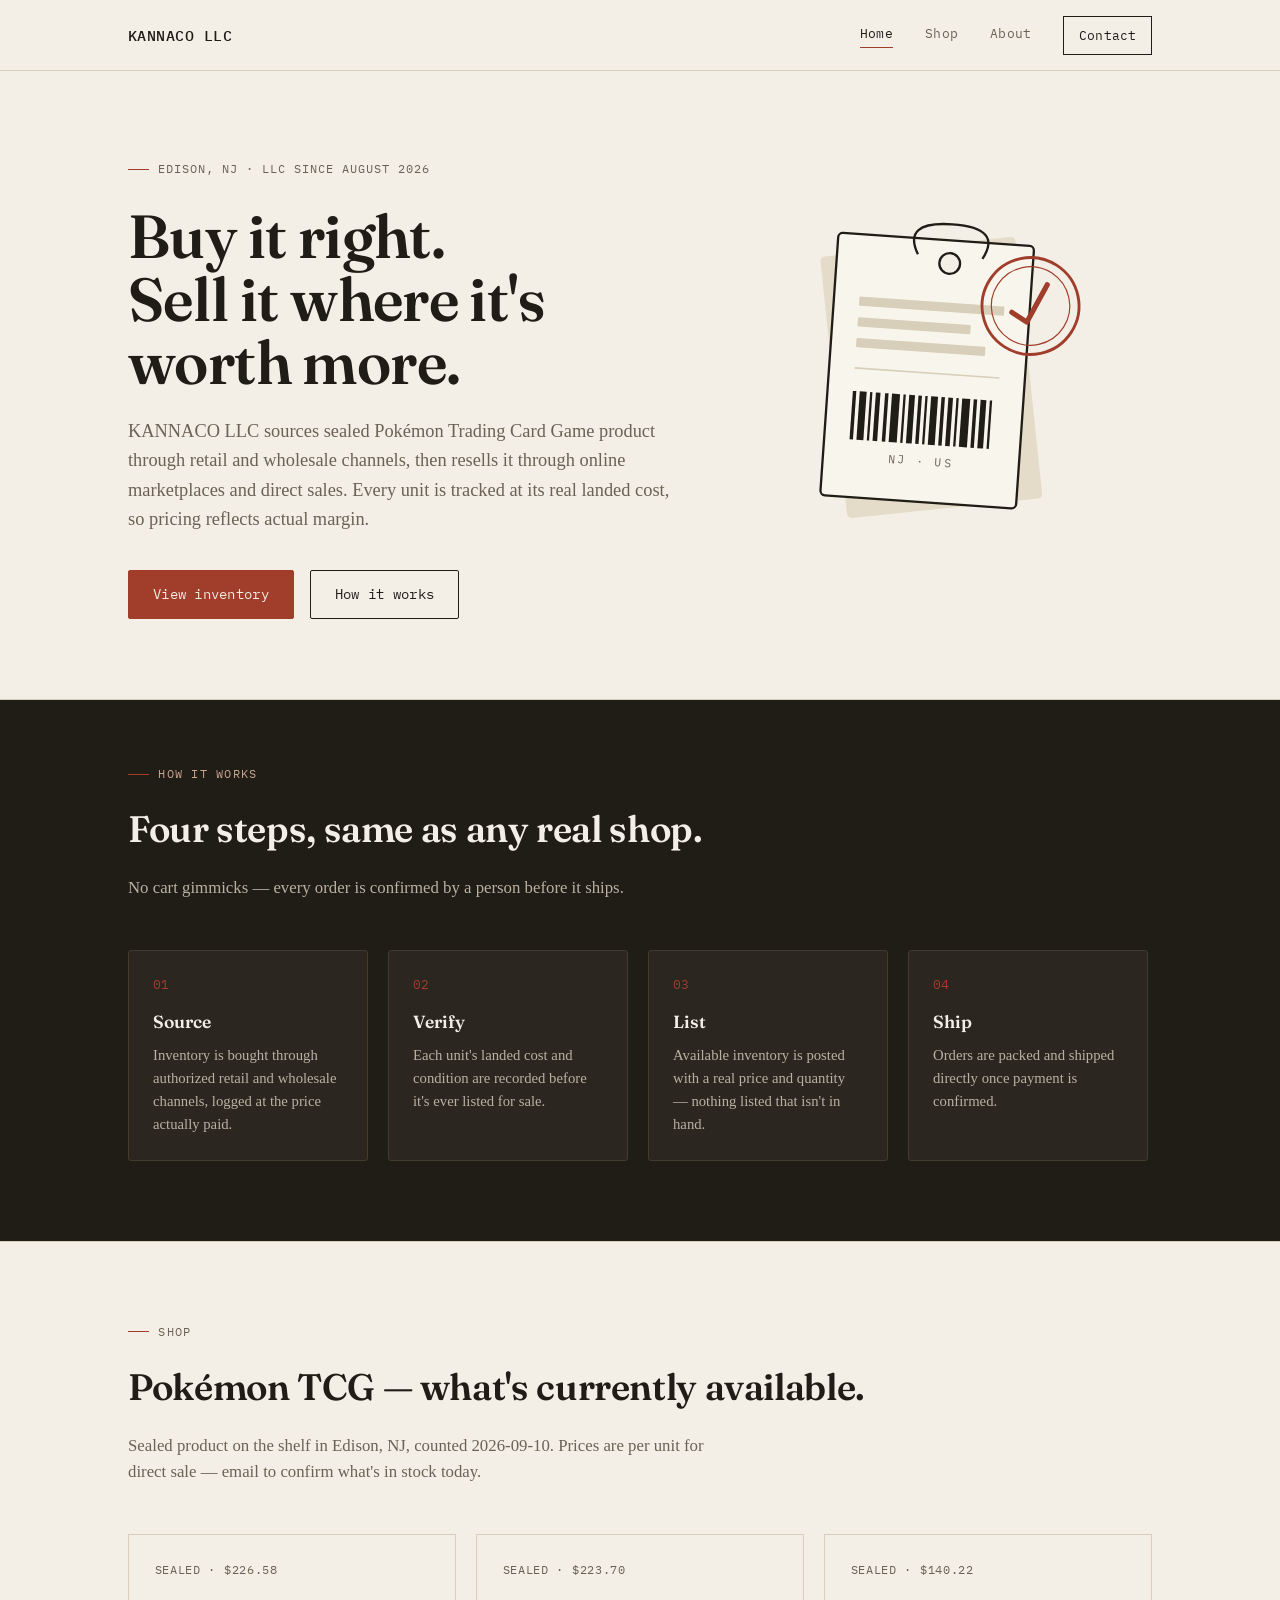
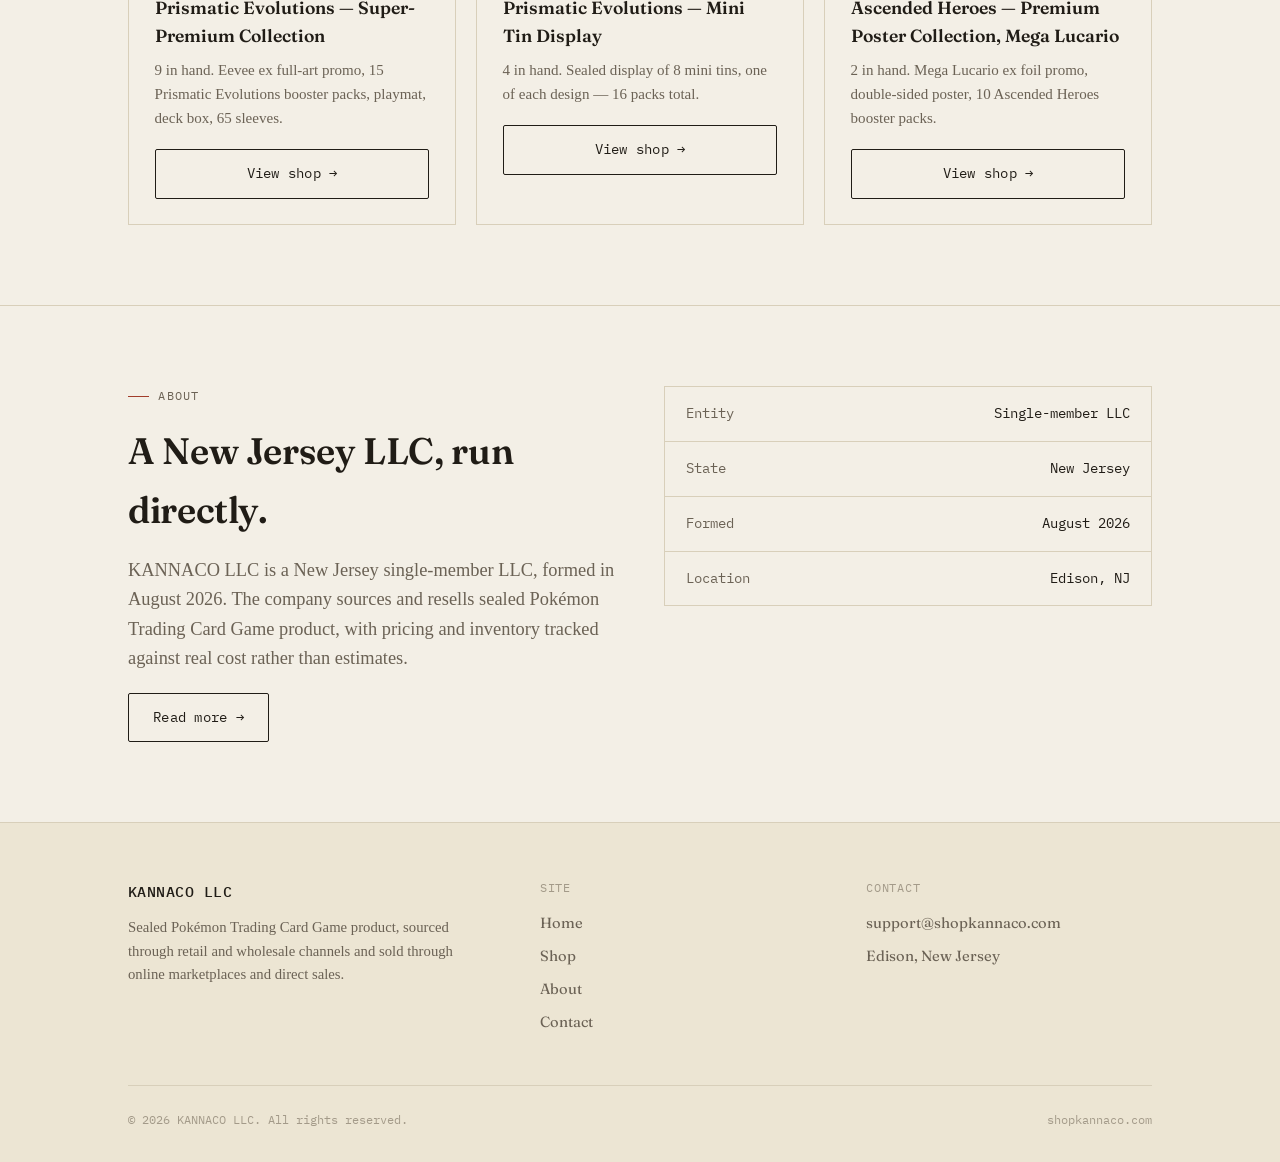
<file: index.html>
<!doctype html>
<html lang="en">
<head>
<meta charset="utf-8">
<meta name="viewport" content="width=device-width, initial-scale=1">
<title>KANNACO LLC</title>
<meta name="description" content="KANNACO LLC — sealed Pokémon Trading Card Game product, sourced and resold. Edison, New Jersey.">
<link rel="icon" href="data:image/svg+xml,%3Csvg xmlns='http://www.w3.org/2000/svg' viewBox='0 0 100 100'%3E%3Crect width='100' height='100' fill='%23f3efe6'/%3E%3Ccircle cx='50' cy='50' r='34' fill='none' stroke='%23a13d2b' stroke-width='5'/%3E%3Cpath d='M36 51 L46 61 L66 34' stroke='%23a13d2b' stroke-width='7' fill='none' stroke-linecap='round' stroke-linejoin='round'/%3E%3C/svg%3E">
<link rel="preconnect" href="https://fonts.googleapis.com">
<link rel="preconnect" href="https://fonts.gstatic.com" crossorigin>
<link href="https://fonts.googleapis.com/css2?family=Fraunces:opsz,wght@9..144,300..700&family=IBM+Plex+Mono:wght@400;500&display=swap" rel="stylesheet">
<link rel="stylesheet" href="site.css">
</head>
<body>

<header>
  <div class="wrap">
    <nav>
      <a class="brand" href="index.html">KANNACO LLC</a>
      <div class="navlinks">
        <a href="index.html">Home</a>
        <a href="shop.html">Shop</a>
        <a href="about.html">About</a>
        <a href="contact.html" class="cta">Contact</a>
      </div>
    </nav>
  </div>
</header>

<main>

  <section class="hero" style="border-top:none">
    <div class="wrap hero-grid">
      <div class="reveal is-visible">
        <span class="letterhead">Edison, NJ &middot; LLC since August 2026</span>
        <h1>Buy it right.<br>Sell it where it's worth more.</h1>
        <p class="lede">
          KANNACO LLC sources sealed Pok&eacute;mon Trading Card Game product through
          retail and wholesale channels, then resells it through online marketplaces
          and direct sales. Every unit is tracked at its real landed cost, so pricing
          reflects actual margin.
        </p>
        <div class="actions">
          <a class="btn btn-primary" href="shop.html">View inventory</a>
          <a class="btn btn-ghost" href="about.html">How it works</a>
        </div>
      </div>
      <div class="hero-art" aria-hidden="true">
        <svg viewBox="0 0 260 300" fill="none" xmlns="http://www.w3.org/2000/svg">
          <rect x="34" y="26" width="170" height="228" rx="4" transform="rotate(-6 119 140)" fill="#e4dcc8"/>
          <g transform="rotate(4 115 140)">
            <rect x="30" y="20" width="170" height="228" rx="4" fill="#f8f5ec" stroke="#201c16" stroke-width="2"/>
            <path d="M100 34 Q 84 6 128 6 Q 172 6 156 34" stroke="#201c16" stroke-width="2" fill="none"/>
            <circle cx="128" cy="40" r="9" fill="#f3efe6" stroke="#201c16" stroke-width="2"/>
            <rect x="52" y="74" width="126" height="8" rx="1" fill="#d8cfba"/>
            <rect x="52" y="92" width="98" height="8" rx="1" fill="#d8cfba"/>
            <rect x="52" y="110" width="112" height="8" rx="1" fill="#d8cfba"/>
            <line x1="52" y1="136" x2="178" y2="136" stroke="#d8cfba" stroke-width="1.5"/>
            <g fill="#201c16">
              <rect x="52" y="156" width="3" height="42"/>
              <rect x="58" y="156" width="6" height="42"/>
              <rect x="67" y="156" width="2" height="42"/>
              <rect x="72" y="156" width="4" height="42"/>
              <rect x="80" y="156" width="3" height="42"/>
              <rect x="86" y="156" width="7" height="42"/>
              <rect x="96" y="156" width="2" height="42"/>
              <rect x="101" y="156" width="5" height="42"/>
              <rect x="109" y="156" width="3" height="42"/>
              <rect x="115" y="156" width="2" height="42"/>
              <rect x="120" y="156" width="6" height="42"/>
              <rect x="129" y="156" width="3" height="42"/>
              <rect x="135" y="156" width="4" height="42"/>
              <rect x="142" y="156" width="2" height="42"/>
              <rect x="147" y="156" width="7" height="42"/>
              <rect x="157" y="156" width="3" height="42"/>
              <rect x="163" y="156" width="5" height="42"/>
              <rect x="171" y="156" width="2" height="42"/>
            </g>
            <text x="115" y="216" text-anchor="middle" font-family="IBM Plex Mono, monospace" font-size="10" letter-spacing="2" fill="#6b6255">NJ &#183; US</text>
          </g>
          <g transform="rotate(-12 205 78)">
            <circle cx="205" cy="78" r="42" fill="none" stroke="#a13d2b" stroke-width="2.5"/>
            <circle cx="205" cy="78" r="34" fill="none" stroke="#a13d2b" stroke-width="1"/>
            <path d="M188 80 l11 11 l24 -28" stroke="#a13d2b" stroke-width="4.5" fill="none" stroke-linecap="round" stroke-linejoin="round"/>
          </g>
        </svg>
      </div>
    </div>
  </section>

  <section class="strip" style="border-top:1px solid var(--line)">
    <div class="wrap">
      <span class="kicker reveal">How it works</span>
      <h2 class="reveal">Four steps, same as any real shop.</h2>
      <p class="section-lede reveal">No cart gimmicks — every order is confirmed by a person before it ships.</p>
      <div class="strip-track reveal-group">
        <div class="strip-card reveal">
          <span class="idx mono">01</span>
          <h3>Source</h3>
          <p>Inventory is bought through authorized retail and wholesale channels, logged at the price actually paid.</p>
        </div>
        <div class="strip-card reveal">
          <span class="idx mono">02</span>
          <h3>Verify</h3>
          <p>Each unit's landed cost and condition are recorded before it's ever listed for sale.</p>
        </div>
        <div class="strip-card reveal">
          <span class="idx mono">03</span>
          <h3>List</h3>
          <p>Available inventory is posted with a real price and quantity — nothing listed that isn't in hand.</p>
        </div>
        <div class="strip-card reveal">
          <span class="idx mono">04</span>
          <h3>Ship</h3>
          <p>Orders are packed and shipped directly once payment is confirmed.</p>
        </div>
      </div>
    </div>
  </section>

  <section>
    <div class="wrap">
      <span class="kicker reveal">Shop</span>
      <h2 class="reveal">Pok&eacute;mon TCG — what's currently available.</h2>
      <p class="section-lede reveal">Sealed product on the shelf in Edison, NJ, counted 2026-09-10. Prices are per unit for direct sale — email to confirm what's in stock today.</p>
      <div class="cardgrid reveal-group">
        <div class="card reveal">
          <span class="tag">Sealed &middot; $226.58</span>
          <h3>Prismatic Evolutions &mdash; Super-Premium Collection</h3>
          <p>9 in hand. Eevee ex full-art promo, 15 Prismatic Evolutions booster packs, playmat, deck box, 65 sleeves.</p>
          <a class="btn btn-ghost" href="shop.html">View shop &rarr;</a>
        </div>
        <div class="card reveal">
          <span class="tag">Sealed &middot; $223.70</span>
          <h3>Prismatic Evolutions &mdash; Mini Tin Display</h3>
          <p>4 in hand. Sealed display of 8 mini tins, one of each design — 16 packs total.</p>
          <a class="btn btn-ghost" href="shop.html">View shop &rarr;</a>
        </div>
        <div class="card reveal">
          <span class="tag">Sealed &middot; $140.22</span>
          <h3>Ascended Heroes &mdash; Premium Poster Collection, Mega Lucario</h3>
          <p>2 in hand. Mega Lucario ex foil promo, double-sided poster, 10 Ascended Heroes booster packs.</p>
          <a class="btn btn-ghost" href="shop.html">View shop &rarr;</a>
        </div>
      </div>
    </div>
  </section>

  <section>
    <div class="wrap about-grid">
      <div class="reveal">
        <span class="kicker">About</span>
        <h2>A New Jersey LLC, run directly.</h2>
        <p class="lede" style="margin-bottom:1.2rem">
          KANNACO LLC is a New Jersey single-member LLC, formed in August 2026.
          The company sources and resells sealed Pok&eacute;mon Trading Card Game
          product, with pricing and inventory tracked against real cost rather
          than estimates.
        </p>
        <a class="btn btn-ghost" href="about.html">Read more &rarr;</a>
      </div>
      <div class="reveal">
        <div class="facts">
          <div class="fact"><span class="k">Entity</span><span class="v">Single-member LLC</span></div>
          <div class="fact"><span class="k">State</span><span class="v">New Jersey</span></div>
          <div class="fact"><span class="k">Formed</span><span class="v">August 2026</span></div>
          <div class="fact"><span class="k">Location</span><span class="v">Edison, NJ</span></div>
        </div>
      </div>
    </div>
  </section>

</main>

<footer>
  <div class="wrap">
    <div class="footgrid">
      <div class="footbrand">
        <a class="brand" href="index.html">KANNACO LLC</a>
        <p>Sealed Pok&eacute;mon Trading Card Game product, sourced through retail and wholesale channels and sold through online marketplaces and direct sales.</p>
      </div>
      <div class="footcol">
        <span class="k">Site</span>
        <a href="index.html">Home</a>
        <a href="shop.html">Shop</a>
        <a href="about.html">About</a>
        <a href="contact.html">Contact</a>
      </div>
      <div class="footcol">
        <span class="k">Contact</span>
        <a href="mailto:support@shopkannaco.com">support@shopkannaco.com</a>
        <span class="line">Edison, New Jersey</span>
      </div>
    </div>
    <div class="footbottom">
      <span>&copy; 2026 KANNACO LLC. All rights reserved.</span>
      <span>shopkannaco.com</span>
    </div>
  </div>
</footer>

<script src="site.js"></script>
</body>
</html>
</file>
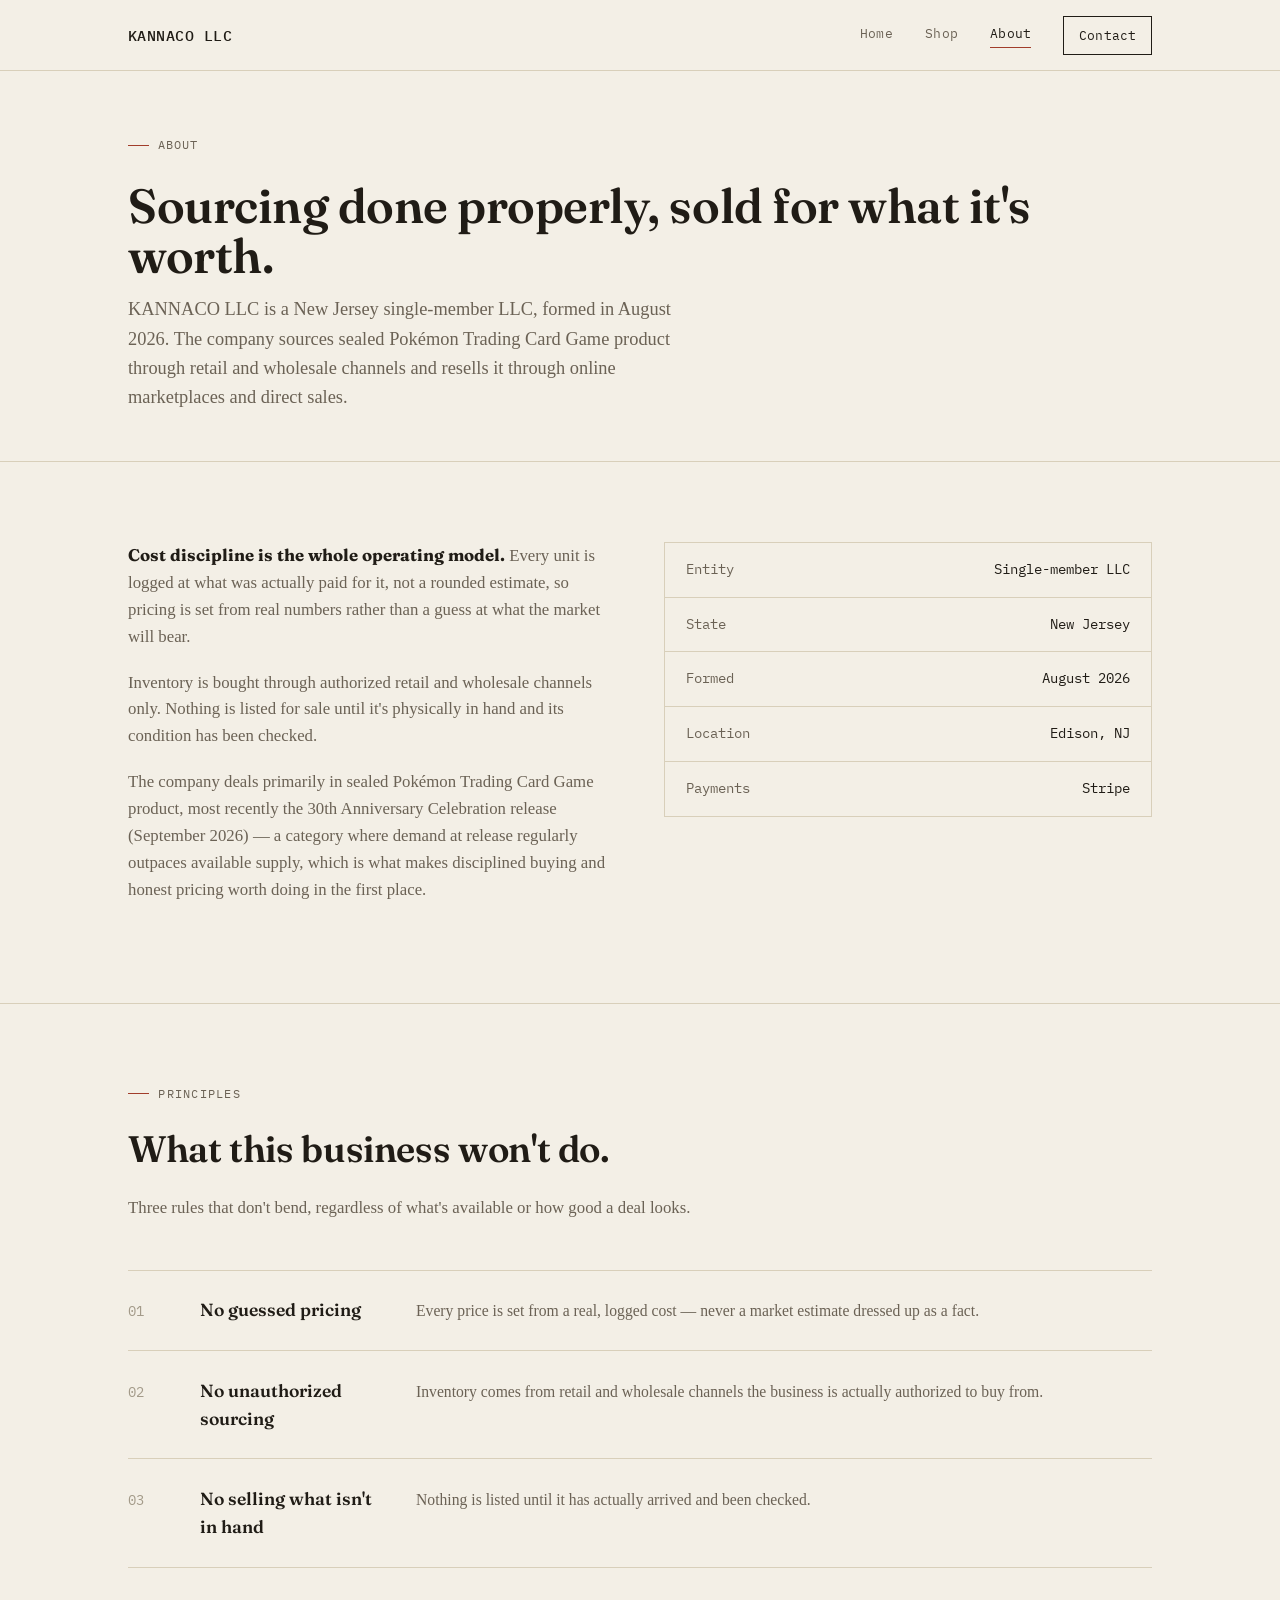
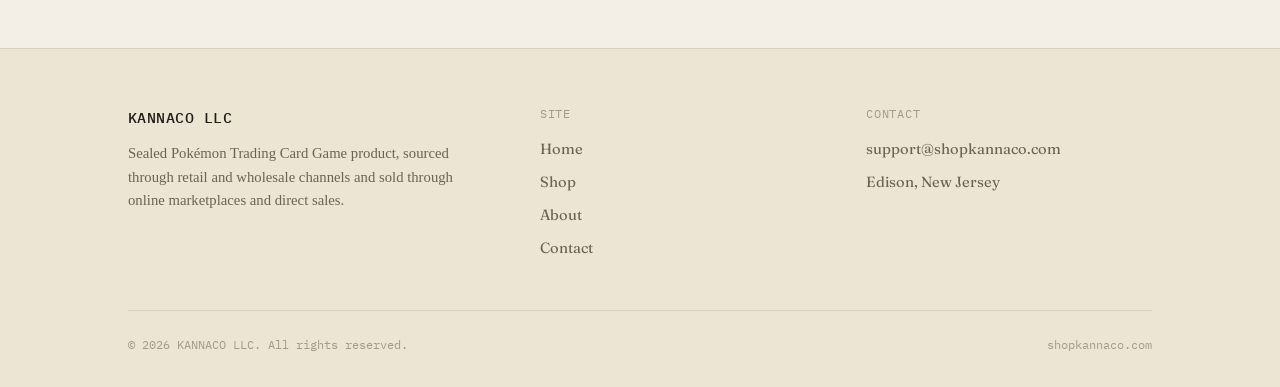
<file: about.html>
<!doctype html>
<html lang="en">
<head>
<meta charset="utf-8">
<meta name="viewport" content="width=device-width, initial-scale=1">
<title>About — KANNACO LLC</title>
<meta name="description" content="KANNACO LLC is a New Jersey single-member LLC formed in August 2026, sourcing and reselling sealed Pokémon Trading Card Game product.">
<link rel="icon" href="data:image/svg+xml,%3Csvg xmlns='http://www.w3.org/2000/svg' viewBox='0 0 100 100'%3E%3Crect width='100' height='100' fill='%23f3efe6'/%3E%3Ccircle cx='50' cy='50' r='34' fill='none' stroke='%23a13d2b' stroke-width='5'/%3E%3Cpath d='M36 51 L46 61 L66 34' stroke='%23a13d2b' stroke-width='7' fill='none' stroke-linecap='round' stroke-linejoin='round'/%3E%3C/svg%3E">
<link rel="preconnect" href="https://fonts.googleapis.com">
<link rel="preconnect" href="https://fonts.gstatic.com" crossorigin>
<link href="https://fonts.googleapis.com/css2?family=Fraunces:opsz,wght@9..144,300..700&family=IBM+Plex+Mono:wght@400;500&display=swap" rel="stylesheet">
<link rel="stylesheet" href="site.css">
</head>
<body>

<header>
  <div class="wrap">
    <nav>
      <a class="brand" href="index.html">KANNACO LLC</a>
      <div class="navlinks">
        <a href="index.html">Home</a>
        <a href="shop.html">Shop</a>
        <a href="about.html">About</a>
        <a href="contact.html" class="cta">Contact</a>
      </div>
    </nav>
  </div>
</header>

<main>

  <section class="pagehead" style="border-top:none">
    <div class="wrap">
      <span class="letterhead reveal is-visible">About</span>
      <h1 class="reveal is-visible">Sourcing done properly, sold for what it's worth.</h1>
      <p class="lede reveal is-visible">
        KANNACO LLC is a New Jersey single-member LLC, formed in August 2026. The
        company sources sealed Pok&eacute;mon Trading Card Game product through retail
        and wholesale channels and resells it through online marketplaces and direct
        sales.
      </p>
    </div>
  </section>

  <section style="border-top:none">
    <div class="wrap about-grid">
      <div class="about-copy reveal">
        <p>
          <strong>Cost discipline is the whole operating model.</strong> Every unit
          is logged at what was actually paid for it, not a rounded estimate, so
          pricing is set from real numbers rather than a guess at what the market
          will bear.
        </p>
        <p>
          Inventory is bought through authorized retail and wholesale channels only.
          Nothing is listed for sale until it's physically in hand and its condition
          has been checked.
        </p>
        <p>
          The company deals primarily in sealed Pok&eacute;mon Trading Card Game
          product, most recently the 30th Anniversary Celebration release (September
          2026) — a category where demand at release regularly outpaces available
          supply, which is what makes disciplined buying and honest pricing worth
          doing in the first place.
        </p>
      </div>
      <div class="reveal">
        <div class="facts">
          <div class="fact"><span class="k">Entity</span><span class="v">Single-member LLC</span></div>
          <div class="fact"><span class="k">State</span><span class="v">New Jersey</span></div>
          <div class="fact"><span class="k">Formed</span><span class="v">August 2026</span></div>
          <div class="fact"><span class="k">Location</span><span class="v">Edison, NJ</span></div>
          <div class="fact"><span class="k">Payments</span><span class="v">Stripe</span></div>
        </div>
      </div>
    </div>
  </section>

  <section>
    <div class="wrap">
      <span class="kicker reveal">Principles</span>
      <h2 class="reveal">What this business won't do.</h2>
      <p class="section-lede reveal">Three rules that don't bend, regardless of what's available or how good a deal looks.</p>
      <div class="manifest reveal-group">
        <div class="row reveal">
          <span class="idx mono">01</span>
          <span class="label">No guessed pricing</span>
          <span class="desc">Every price is set from a real, logged cost — never a market estimate dressed up as a fact.</span>
        </div>
        <div class="row reveal">
          <span class="idx mono">02</span>
          <span class="label">No unauthorized sourcing</span>
          <span class="desc">Inventory comes from retail and wholesale channels the business is actually authorized to buy from.</span>
        </div>
        <div class="row reveal">
          <span class="idx mono">03</span>
          <span class="label">No selling what isn't in hand</span>
          <span class="desc">Nothing is listed until it has actually arrived and been checked.</span>
        </div>
      </div>
    </div>
  </section>

</main>

<footer>
  <div class="wrap">
    <div class="footgrid">
      <div class="footbrand">
        <a class="brand" href="index.html">KANNACO LLC</a>
        <p>Sealed Pok&eacute;mon Trading Card Game product, sourced through retail and wholesale channels and sold through online marketplaces and direct sales.</p>
      </div>
      <div class="footcol">
        <span class="k">Site</span>
        <a href="index.html">Home</a>
        <a href="shop.html">Shop</a>
        <a href="about.html">About</a>
        <a href="contact.html">Contact</a>
      </div>
      <div class="footcol">
        <span class="k">Contact</span>
        <a href="mailto:support@shopkannaco.com">support@shopkannaco.com</a>
        <span class="line">Edison, New Jersey</span>
      </div>
    </div>
    <div class="footbottom">
      <span>&copy; 2026 KANNACO LLC. All rights reserved.</span>
      <span>shopkannaco.com</span>
    </div>
  </div>
</footer>

<script src="site.js"></script>
</body>
</html>
</file>
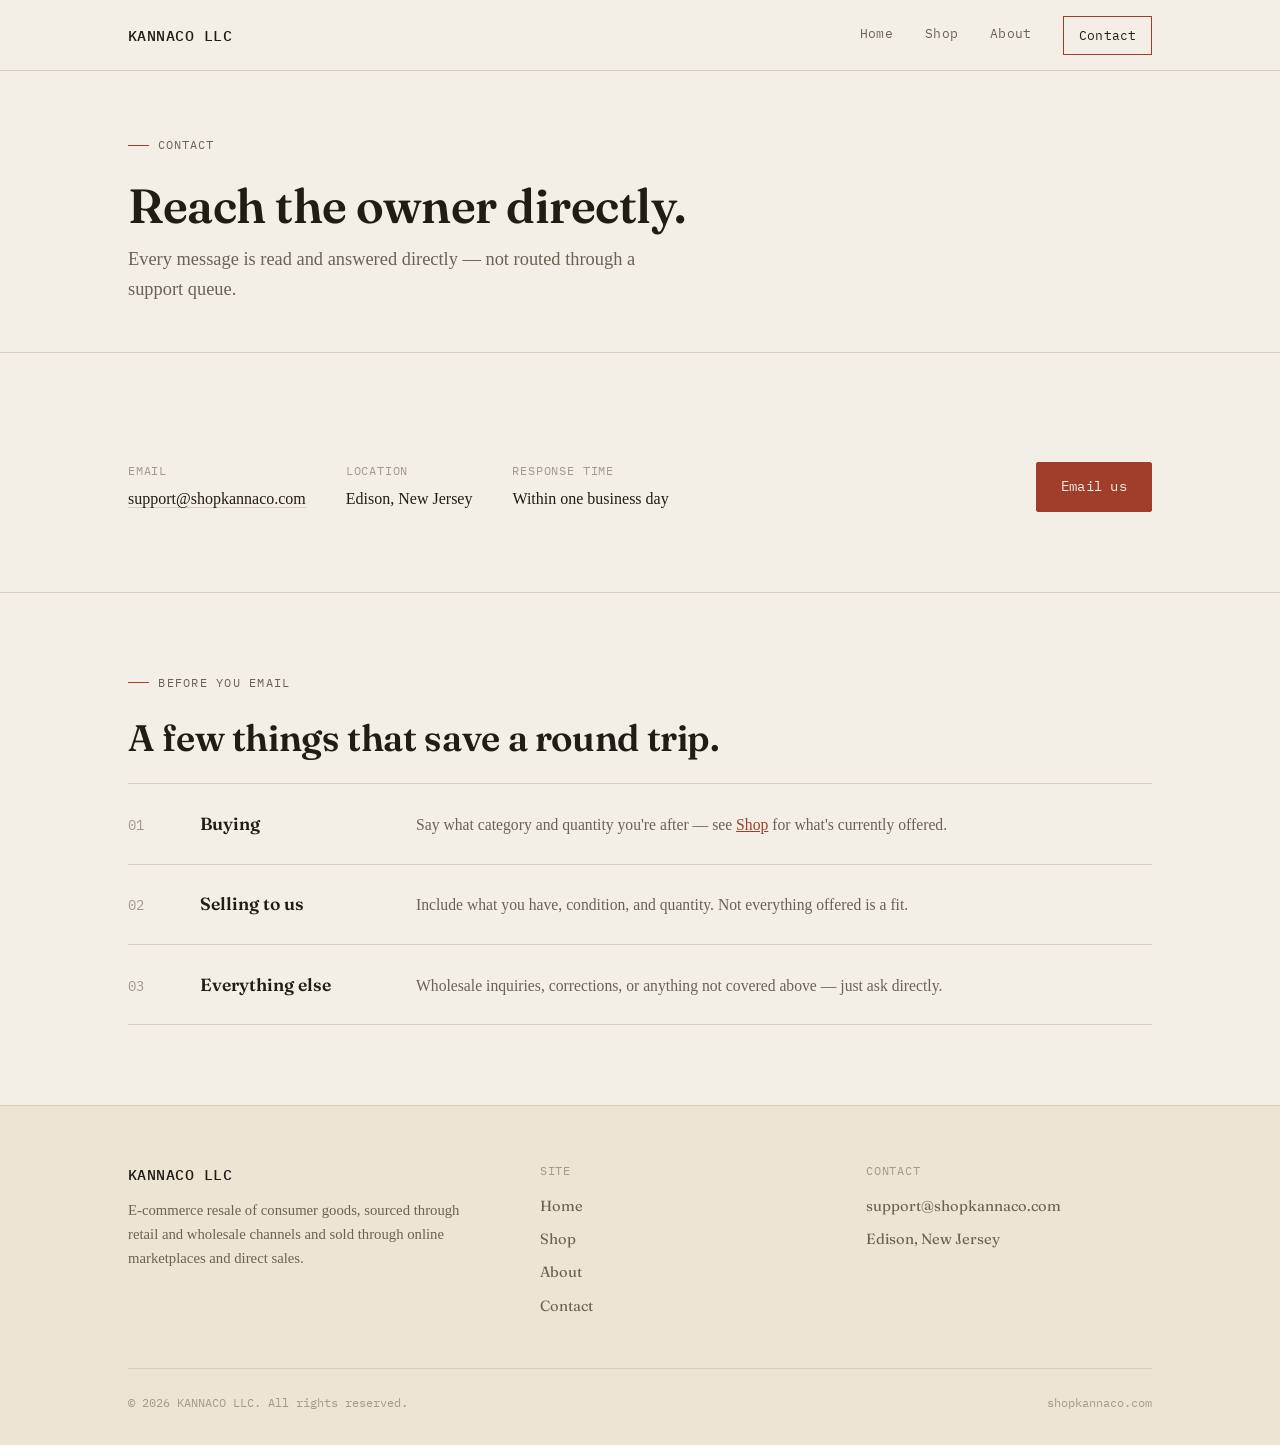
<file: contact.html>
<!doctype html>
<html lang="en">
<head>
<meta charset="utf-8">
<meta name="viewport" content="width=device-width, initial-scale=1">
<title>Contact — KANNACO LLC</title>
<meta name="description" content="Reach KANNACO LLC directly — support@shopkannaco.com, Edison, New Jersey.">
<link rel="icon" href="data:image/svg+xml,%3Csvg xmlns='http://www.w3.org/2000/svg' viewBox='0 0 100 100'%3E%3Crect width='100' height='100' fill='%23f3efe6'/%3E%3Ccircle cx='50' cy='50' r='34' fill='none' stroke='%23a13d2b' stroke-width='5'/%3E%3Cpath d='M36 51 L46 61 L66 34' stroke='%23a13d2b' stroke-width='7' fill='none' stroke-linecap='round' stroke-linejoin='round'/%3E%3C/svg%3E">
<link rel="preconnect" href="https://fonts.googleapis.com">
<link rel="preconnect" href="https://fonts.gstatic.com" crossorigin>
<link href="https://fonts.googleapis.com/css2?family=Fraunces:opsz,wght@9..144,300..700&family=IBM+Plex+Mono:wght@400;500&display=swap" rel="stylesheet">
<link rel="stylesheet" href="site.css">
</head>
<body>

<header>
  <div class="wrap">
    <nav>
      <a class="brand" href="index.html">KANNACO LLC</a>
      <div class="navlinks">
        <a href="index.html">Home</a>
        <a href="shop.html">Shop</a>
        <a href="about.html">About</a>
        <a href="contact.html" class="cta">Contact</a>
      </div>
    </nav>
  </div>
</header>

<main>

  <section class="pagehead" style="border-top:none">
    <div class="wrap">
      <span class="letterhead reveal is-visible">Contact</span>
      <h1 class="reveal is-visible">Reach the owner directly.</h1>
      <p class="lede reveal is-visible">Every message is read and answered directly — not routed through a support queue.</p>
    </div>
  </section>

  <section style="border-top:none">
    <div class="wrap contact-grid">
      <div class="reveal">
        <div class="contact-meta">
          <div><div class="k">Email</div><div class="v"><a href="mailto:support@shopkannaco.com">support@shopkannaco.com</a></div></div>
          <div><div class="k">Location</div><div class="v">Edison, New Jersey</div></div>
          <div><div class="k">Response time</div><div class="v">Within one business day</div></div>
        </div>
      </div>
      <a class="btn btn-primary reveal" href="mailto:support@shopkannaco.com">Email us</a>
    </div>
  </section>

  <section>
    <div class="wrap">
      <span class="kicker reveal">Before you email</span>
      <h2 class="reveal">A few things that save a round trip.</h2>
      <div class="manifest reveal-group">
        <div class="row reveal">
          <span class="idx mono">01</span>
          <span class="label">Buying</span>
          <span class="desc">Say what category and quantity you're after — see <a href="shop.html" style="color:var(--accent)">Shop</a> for what's currently offered.</span>
        </div>
        <div class="row reveal">
          <span class="idx mono">02</span>
          <span class="label">Selling to us</span>
          <span class="desc">Include what you have, condition, and quantity. Not everything offered is a fit.</span>
        </div>
        <div class="row reveal">
          <span class="idx mono">03</span>
          <span class="label">Everything else</span>
          <span class="desc">Wholesale inquiries, corrections, or anything not covered above — just ask directly.</span>
        </div>
      </div>
    </div>
  </section>

</main>

<footer>
  <div class="wrap">
    <div class="footgrid">
      <div class="footbrand">
        <a class="brand" href="index.html">KANNACO LLC</a>
        <p>E-commerce resale of consumer goods, sourced through retail and wholesale channels and sold through online marketplaces and direct sales.</p>
      </div>
      <div class="footcol">
        <span class="k">Site</span>
        <a href="index.html">Home</a>
        <a href="shop.html">Shop</a>
        <a href="about.html">About</a>
        <a href="contact.html">Contact</a>
      </div>
      <div class="footcol">
        <span class="k">Contact</span>
        <a href="mailto:support@shopkannaco.com">support@shopkannaco.com</a>
        <span class="line">Edison, New Jersey</span>
      </div>
    </div>
    <div class="footbottom">
      <span>&copy; 2026 KANNACO LLC. All rights reserved.</span>
      <span>shopkannaco.com</span>
    </div>
  </div>
</footer>

<script src="site.js"></script>
</body>
</html>
</file>
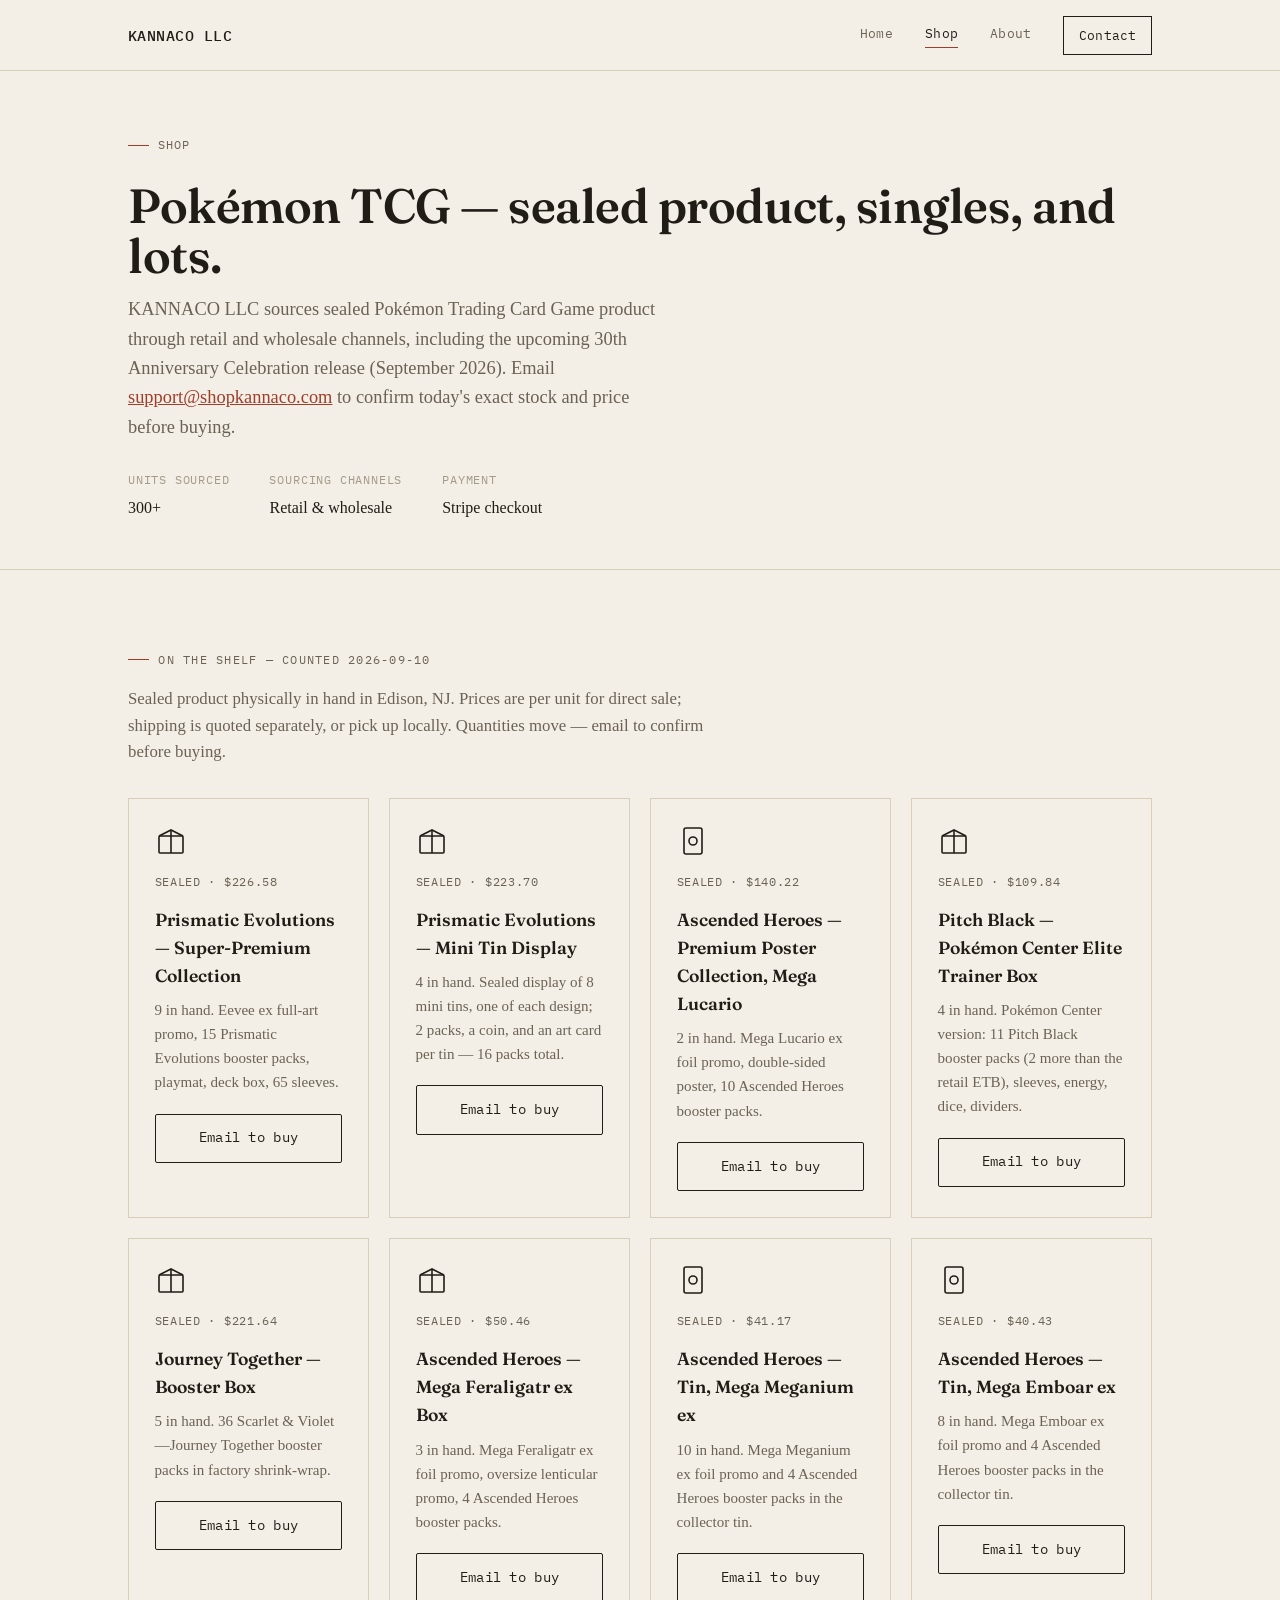
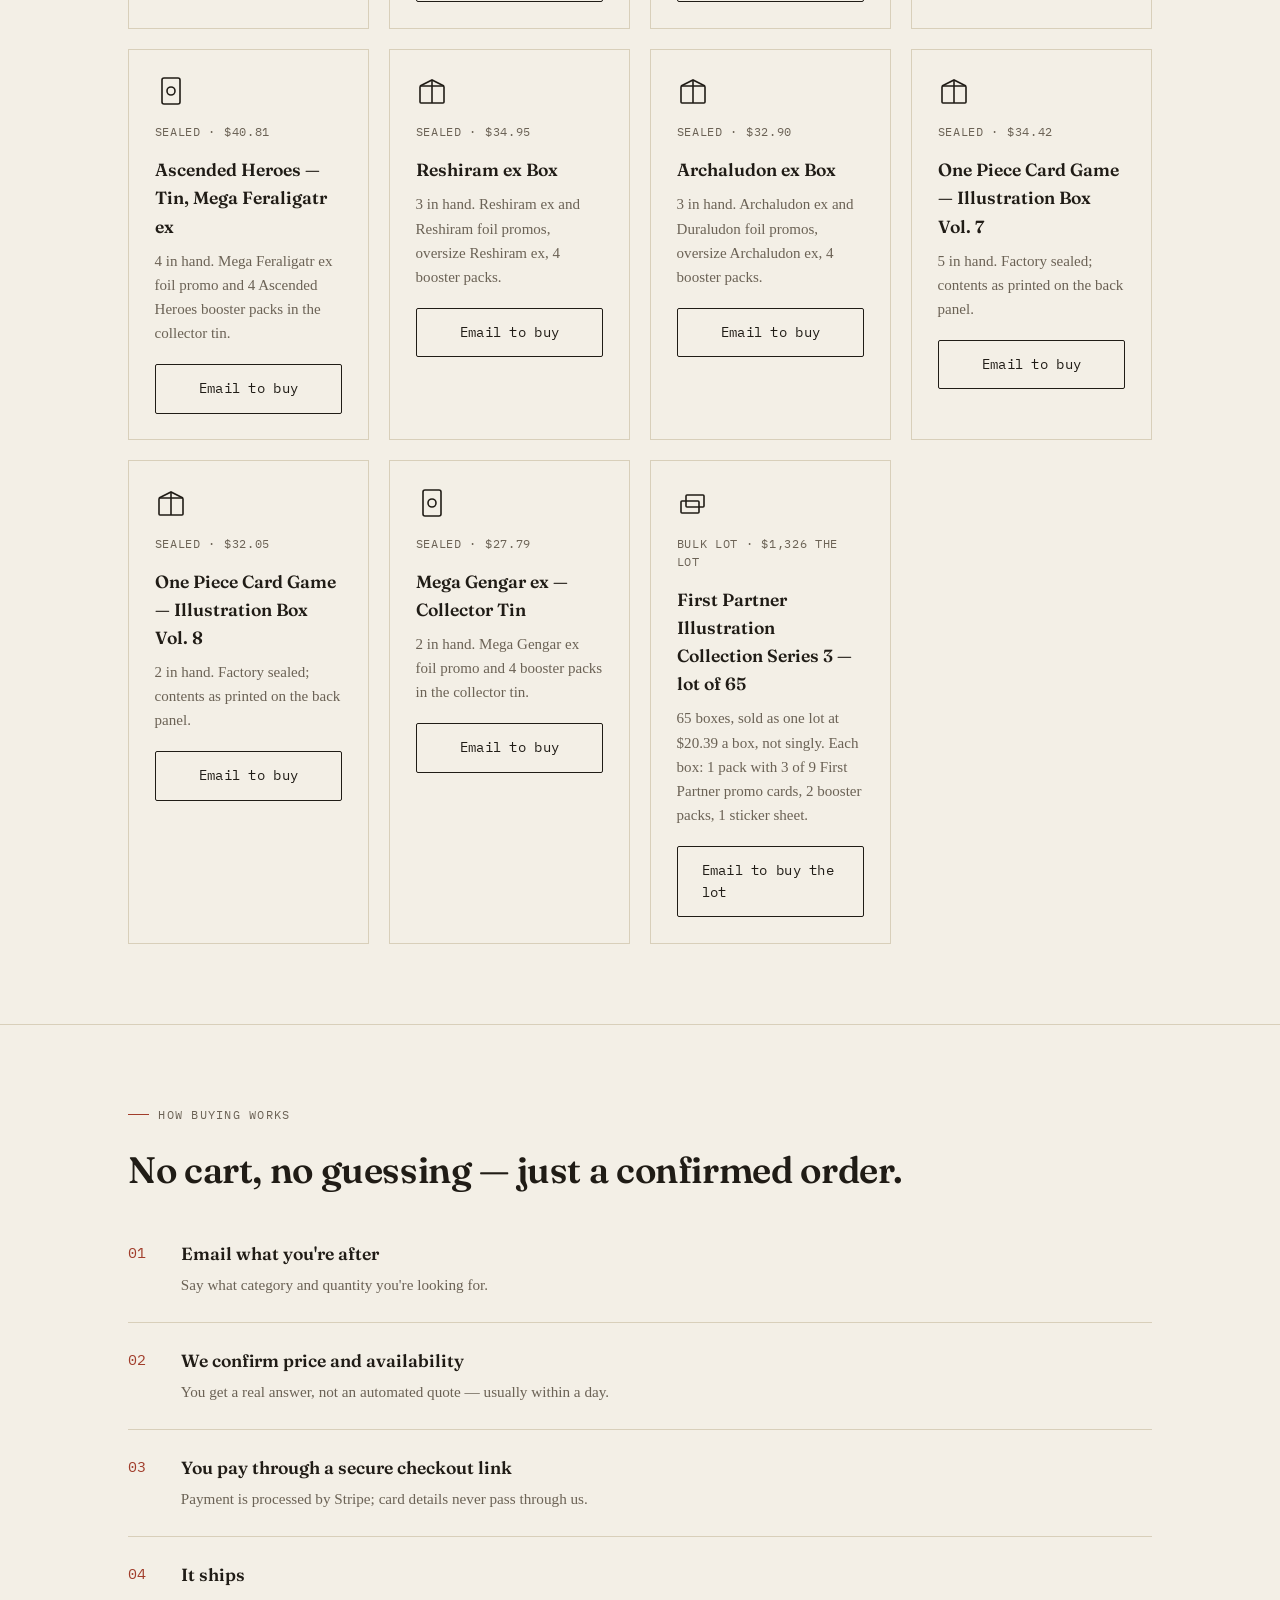
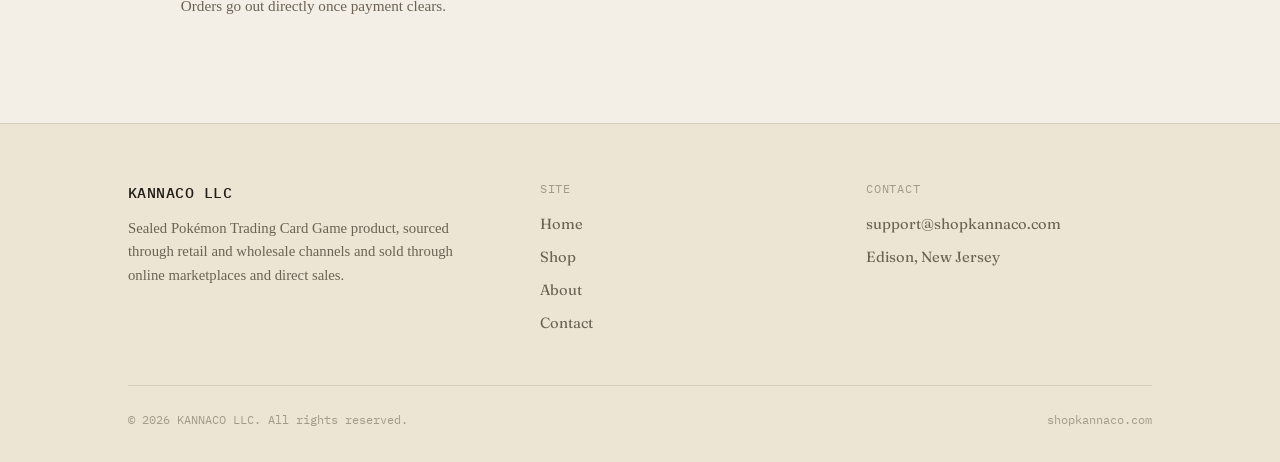
<file: shop.html>
<!doctype html>
<html lang="en">
<head>
<meta charset="utf-8">
<meta name="viewport" content="width=device-width, initial-scale=1">
<title>Shop — KANNACO LLC</title>
<meta name="description" content="Sealed Pokémon Trading Card Game product, singles, and lots from KANNACO LLC. Email to confirm availability before buying.">
<link rel="icon" href="data:image/svg+xml,%3Csvg xmlns='http://www.w3.org/2000/svg' viewBox='0 0 100 100'%3E%3Crect width='100' height='100' fill='%23f3efe6'/%3E%3Ccircle cx='50' cy='50' r='34' fill='none' stroke='%23a13d2b' stroke-width='5'/%3E%3Cpath d='M36 51 L46 61 L66 34' stroke='%23a13d2b' stroke-width='7' fill='none' stroke-linecap='round' stroke-linejoin='round'/%3E%3C/svg%3E">
<link rel="preconnect" href="https://fonts.googleapis.com">
<link rel="preconnect" href="https://fonts.gstatic.com" crossorigin>
<link href="https://fonts.googleapis.com/css2?family=Fraunces:opsz,wght@9..144,300..700&family=IBM+Plex+Mono:wght@400;500&display=swap" rel="stylesheet">
<link rel="stylesheet" href="site.css">
</head>
<body>

<header>
  <div class="wrap">
    <nav>
      <a class="brand" href="index.html">KANNACO LLC</a>
      <div class="navlinks">
        <a href="index.html">Home</a>
        <a href="shop.html">Shop</a>
        <a href="about.html">About</a>
        <a href="contact.html" class="cta">Contact</a>
      </div>
    </nav>
  </div>
</header>

<main>

  <section class="pagehead" style="border-top:none">
    <div class="wrap">
      <span class="letterhead reveal is-visible">Shop</span>
      <h1 class="reveal is-visible">Pok&eacute;mon TCG — sealed product, singles, and lots.</h1>
      <p class="lede reveal is-visible">
        KANNACO LLC sources sealed Pok&eacute;mon Trading Card Game product through retail
        and wholesale channels, including the upcoming 30th Anniversary Celebration
        release (September 2026). Email <a href="mailto:support@shopkannaco.com" style="color:var(--accent)">support@shopkannaco.com</a>
        to confirm today's exact stock and price before buying.
      </p>
      <div class="contact-meta reveal is-visible">
        <div><div class="k">Units sourced</div><div class="v">300+</div></div>
        <div><div class="k">Sourcing channels</div><div class="v">Retail &amp; wholesale</div></div>
        <div><div class="k">Payment</div><div class="v">Stripe checkout</div></div>
      </div>
    </div>
  </section>

  <section style="border-top:none">
    <div class="wrap">
      <span class="kicker reveal">On the shelf &mdash; counted 2026-09-10</span>
      <p class="section-lede reveal" style="margin-bottom:2rem">Sealed product physically in hand in Edison, NJ. Prices are per unit for direct sale; shipping is quoted separately, or pick up locally. Quantities move &mdash; email to confirm before buying.</p>
      <div class="cardgrid reveal-group">
        <div class="card reveal">
          <svg class="glyph-icon" viewBox="0 0 32 32" width="32" height="32" fill="none" stroke="#201c16" stroke-width="1.6"><rect x="4" y="11" width="24" height="17" rx="1"/><path d="M4 11 L16 5 L28 11"/><line x1="16" y1="5" x2="16" y2="28"/></svg>
          <span class="tag">Sealed &middot; $226.58</span>
          <h3>Prismatic Evolutions &mdash; Super-Premium Collection</h3>
          <p>9 in hand. Eevee ex full-art promo, 15 Prismatic Evolutions booster packs, playmat, deck box, 65 sleeves.</p>
          <a class="btn btn-ghost" href="mailto:support@shopkannaco.com?subject=Prismatic%20Evolutions%20Super-Premium%20Collection">Email to buy</a>
        </div>
        <div class="card reveal">
          <svg class="glyph-icon" viewBox="0 0 32 32" width="32" height="32" fill="none" stroke="#201c16" stroke-width="1.6"><rect x="4" y="11" width="24" height="17" rx="1"/><path d="M4 11 L16 5 L28 11"/><line x1="16" y1="5" x2="16" y2="28"/></svg>
          <span class="tag">Sealed &middot; $223.70</span>
          <h3>Prismatic Evolutions &mdash; Mini Tin Display</h3>
          <p>4 in hand. Sealed display of 8 mini tins, one of each design; 2 packs, a coin, and an art card per tin &mdash; 16 packs total.</p>
          <a class="btn btn-ghost" href="mailto:support@shopkannaco.com?subject=Prismatic%20Evolutions%20Mini%20Tin%20Display">Email to buy</a>
        </div>
        <div class="card reveal">
          <svg class="glyph-icon" viewBox="0 0 32 32" width="32" height="32" fill="none" stroke="#201c16" stroke-width="1.6"><rect x="7" y="3" width="18" height="26" rx="2"/><circle cx="16" cy="16" r="4"/></svg>
          <span class="tag">Sealed &middot; $140.22</span>
          <h3>Ascended Heroes &mdash; Premium Poster Collection, Mega Lucario</h3>
          <p>2 in hand. Mega Lucario ex foil promo, double-sided poster, 10 Ascended Heroes booster packs.</p>
          <a class="btn btn-ghost" href="mailto:support@shopkannaco.com?subject=Premium%20Poster%20Collection%20Mega%20Lucario">Email to buy</a>
        </div>
        <div class="card reveal">
          <svg class="glyph-icon" viewBox="0 0 32 32" width="32" height="32" fill="none" stroke="#201c16" stroke-width="1.6"><rect x="4" y="11" width="24" height="17" rx="1"/><path d="M4 11 L16 5 L28 11"/><line x1="16" y1="5" x2="16" y2="28"/></svg>
          <span class="tag">Sealed &middot; $109.84</span>
          <h3>Pitch Black &mdash; Pok&eacute;mon Center Elite Trainer Box</h3>
          <p>4 in hand. Pok&eacute;mon Center version: 11 Pitch Black booster packs (2 more than the retail ETB), sleeves, energy, dice, dividers.</p>
          <a class="btn btn-ghost" href="mailto:support@shopkannaco.com?subject=Pitch%20Black%20Pokemon%20Center%20Elite%20Trainer%20Box">Email to buy</a>
        </div>
        <div class="card reveal">
          <svg class="glyph-icon" viewBox="0 0 32 32" width="32" height="32" fill="none" stroke="#201c16" stroke-width="1.6"><rect x="4" y="11" width="24" height="17" rx="1"/><path d="M4 11 L16 5 L28 11"/><line x1="16" y1="5" x2="16" y2="28"/></svg>
          <span class="tag">Sealed &middot; $221.64</span>
          <h3>Journey Together &mdash; Booster Box</h3>
          <p>5 in hand. 36 Scarlet &amp; Violet&mdash;Journey Together booster packs in factory shrink-wrap.</p>
          <a class="btn btn-ghost" href="mailto:support@shopkannaco.com?subject=Journey%20Together%20Booster%20Box">Email to buy</a>
        </div>
        <div class="card reveal">
          <svg class="glyph-icon" viewBox="0 0 32 32" width="32" height="32" fill="none" stroke="#201c16" stroke-width="1.6"><rect x="4" y="11" width="24" height="17" rx="1"/><path d="M4 11 L16 5 L28 11"/><line x1="16" y1="5" x2="16" y2="28"/></svg>
          <span class="tag">Sealed &middot; $50.46</span>
          <h3>Ascended Heroes &mdash; Mega Feraligatr ex Box</h3>
          <p>3 in hand. Mega Feraligatr ex foil promo, oversize lenticular promo, 4 Ascended Heroes booster packs.</p>
          <a class="btn btn-ghost" href="mailto:support@shopkannaco.com?subject=Ascended%20Heroes%20Mega%20Feraligatr%20ex%20Box">Email to buy</a>
        </div>
        <div class="card reveal">
          <svg class="glyph-icon" viewBox="0 0 32 32" width="32" height="32" fill="none" stroke="#201c16" stroke-width="1.6"><rect x="7" y="3" width="18" height="26" rx="2"/><circle cx="16" cy="16" r="4"/></svg>
          <span class="tag">Sealed &middot; $41.17</span>
          <h3>Ascended Heroes &mdash; Tin, Mega Meganium ex</h3>
          <p>10 in hand. Mega Meganium ex foil promo and 4 Ascended Heroes booster packs in the collector tin.</p>
          <a class="btn btn-ghost" href="mailto:support@shopkannaco.com?subject=Ascended%20Heroes%20Tin%20Mega%20Meganium%20ex">Email to buy</a>
        </div>
        <div class="card reveal">
          <svg class="glyph-icon" viewBox="0 0 32 32" width="32" height="32" fill="none" stroke="#201c16" stroke-width="1.6"><rect x="7" y="3" width="18" height="26" rx="2"/><circle cx="16" cy="16" r="4"/></svg>
          <span class="tag">Sealed &middot; $40.43</span>
          <h3>Ascended Heroes &mdash; Tin, Mega Emboar ex</h3>
          <p>8 in hand. Mega Emboar ex foil promo and 4 Ascended Heroes booster packs in the collector tin.</p>
          <a class="btn btn-ghost" href="mailto:support@shopkannaco.com?subject=Ascended%20Heroes%20Tin%20Mega%20Emboar%20ex">Email to buy</a>
        </div>
        <div class="card reveal">
          <svg class="glyph-icon" viewBox="0 0 32 32" width="32" height="32" fill="none" stroke="#201c16" stroke-width="1.6"><rect x="7" y="3" width="18" height="26" rx="2"/><circle cx="16" cy="16" r="4"/></svg>
          <span class="tag">Sealed &middot; $40.81</span>
          <h3>Ascended Heroes &mdash; Tin, Mega Feraligatr ex</h3>
          <p>4 in hand. Mega Feraligatr ex foil promo and 4 Ascended Heroes booster packs in the collector tin.</p>
          <a class="btn btn-ghost" href="mailto:support@shopkannaco.com?subject=Ascended%20Heroes%20Tin%20Mega%20Feraligatr%20ex">Email to buy</a>
        </div>
        <div class="card reveal">
          <svg class="glyph-icon" viewBox="0 0 32 32" width="32" height="32" fill="none" stroke="#201c16" stroke-width="1.6"><rect x="4" y="11" width="24" height="17" rx="1"/><path d="M4 11 L16 5 L28 11"/><line x1="16" y1="5" x2="16" y2="28"/></svg>
          <span class="tag">Sealed &middot; $34.95</span>
          <h3>Reshiram ex Box</h3>
          <p>3 in hand. Reshiram ex and Reshiram foil promos, oversize Reshiram ex, 4 booster packs.</p>
          <a class="btn btn-ghost" href="mailto:support@shopkannaco.com?subject=Reshiram%20ex%20Box">Email to buy</a>
        </div>
        <div class="card reveal">
          <svg class="glyph-icon" viewBox="0 0 32 32" width="32" height="32" fill="none" stroke="#201c16" stroke-width="1.6"><rect x="4" y="11" width="24" height="17" rx="1"/><path d="M4 11 L16 5 L28 11"/><line x1="16" y1="5" x2="16" y2="28"/></svg>
          <span class="tag">Sealed &middot; $32.90</span>
          <h3>Archaludon ex Box</h3>
          <p>3 in hand. Archaludon ex and Duraludon foil promos, oversize Archaludon ex, 4 booster packs.</p>
          <a class="btn btn-ghost" href="mailto:support@shopkannaco.com?subject=Archaludon%20ex%20Box">Email to buy</a>
        </div>
        <div class="card reveal">
          <svg class="glyph-icon" viewBox="0 0 32 32" width="32" height="32" fill="none" stroke="#201c16" stroke-width="1.6"><rect x="4" y="11" width="24" height="17" rx="1"/><path d="M4 11 L16 5 L28 11"/><line x1="16" y1="5" x2="16" y2="28"/></svg>
          <span class="tag">Sealed &middot; $34.42</span>
          <h3>One Piece Card Game &mdash; Illustration Box Vol. 7</h3>
          <p>5 in hand. Factory sealed; contents as printed on the back panel.</p>
          <a class="btn btn-ghost" href="mailto:support@shopkannaco.com?subject=One%20Piece%20Illustration%20Box%20Vol%207">Email to buy</a>
        </div>
        <div class="card reveal">
          <svg class="glyph-icon" viewBox="0 0 32 32" width="32" height="32" fill="none" stroke="#201c16" stroke-width="1.6"><rect x="4" y="11" width="24" height="17" rx="1"/><path d="M4 11 L16 5 L28 11"/><line x1="16" y1="5" x2="16" y2="28"/></svg>
          <span class="tag">Sealed &middot; $32.05</span>
          <h3>One Piece Card Game &mdash; Illustration Box Vol. 8</h3>
          <p>2 in hand. Factory sealed; contents as printed on the back panel.</p>
          <a class="btn btn-ghost" href="mailto:support@shopkannaco.com?subject=One%20Piece%20Illustration%20Box%20Vol%208">Email to buy</a>
        </div>
        <div class="card reveal">
          <svg class="glyph-icon" viewBox="0 0 32 32" width="32" height="32" fill="none" stroke="#201c16" stroke-width="1.6"><rect x="7" y="3" width="18" height="26" rx="2"/><circle cx="16" cy="16" r="4"/></svg>
          <span class="tag">Sealed &middot; $27.79</span>
          <h3>Mega Gengar ex &mdash; Collector Tin</h3>
          <p>2 in hand. Mega Gengar ex foil promo and 4 booster packs in the collector tin.</p>
          <a class="btn btn-ghost" href="mailto:support@shopkannaco.com?subject=Mega%20Gengar%20ex%20Collector%20Tin">Email to buy</a>
        </div>
        <div class="card reveal">
          <svg class="glyph-icon" viewBox="0 0 32 32" width="32" height="32" fill="none" stroke="#201c16" stroke-width="1.6"><rect x="4" y="14" width="18" height="12" rx="1"/><rect x="9" y="8" width="18" height="12" rx="1"/></svg>
          <span class="tag">Bulk lot &middot; $1,326 the lot</span>
          <h3>First Partner Illustration Collection Series 3 &mdash; lot of 65</h3>
          <p>65 boxes, sold as one lot at $20.39 a box, not singly. Each box: 1 pack with 3 of 9 First Partner promo cards, 2 booster packs, 1 sticker sheet.</p>
          <a class="btn btn-ghost" href="mailto:support@shopkannaco.com?subject=First%20Partner%20Series%203%20bulk%20lot">Email to buy the lot</a>
        </div>
      </div>
    </div>
  </section>

  <section>
    <div class="wrap">
      <span class="kicker reveal">How buying works</span>
      <h2 class="reveal">No cart, no guessing — just a confirmed order.</h2>
      <div class="steps reveal-group">
        <div class="step reveal">
          <span class="num mono"></span>
          <div><h3>Email what you're after</h3><p>Say what category and quantity you're looking for.</p></div>
        </div>
        <div class="step reveal">
          <span class="num mono"></span>
          <div><h3>We confirm price and availability</h3><p>You get a real answer, not an automated quote — usually within a day.</p></div>
        </div>
        <div class="step reveal">
          <span class="num mono"></span>
          <div><h3>You pay through a secure checkout link</h3><p>Payment is processed by Stripe; card details never pass through us.</p></div>
        </div>
        <div class="step reveal">
          <span class="num mono"></span>
          <div><h3>It ships</h3><p>Orders go out directly once payment clears.</p></div>
        </div>
      </div>
    </div>
  </section>

</main>

<footer>
  <div class="wrap">
    <div class="footgrid">
      <div class="footbrand">
        <a class="brand" href="index.html">KANNACO LLC</a>
        <p>Sealed Pok&eacute;mon Trading Card Game product, sourced through retail and wholesale channels and sold through online marketplaces and direct sales.</p>
      </div>
      <div class="footcol">
        <span class="k">Site</span>
        <a href="index.html">Home</a>
        <a href="shop.html">Shop</a>
        <a href="about.html">About</a>
        <a href="contact.html">Contact</a>
      </div>
      <div class="footcol">
        <span class="k">Contact</span>
        <a href="mailto:support@shopkannaco.com">support@shopkannaco.com</a>
        <span class="line">Edison, New Jersey</span>
      </div>
    </div>
    <div class="footbottom">
      <span>&copy; 2026 KANNACO LLC. All rights reserved.</span>
      <span>shopkannaco.com</span>
    </div>
  </div>
</footer>

<script src="site.js"></script>
</body>
</html>
</file>
<file: site.css>
/* KANNACO LLC — shared design system. One file, every page. */

@view-transition{
  navigation:auto;
}

:root{
  --paper:#f3efe6; --paper-raised:#ece5d3; --line:#d8cfba;
  --ink:#201c16; --dim:#6b6255; --dimmer:#a39a89;
  --accent:#a13d2b; --accent-dark:#8a3323; --accent-ink:#f3efe6;
  --maxw:1080px;
}
*{box-sizing:border-box; margin:0; padding:0}
html{scroll-behavior:smooth}
@media (prefers-reduced-motion: reduce){
  html{scroll-behavior:auto}
  *{animation:none !important; transition:none !important}
}

body{
  background:var(--paper); color:var(--ink);
  font-family:'Fraunces',Georgia,'Times New Roman',serif;
  font-optical-sizing:auto;
  font-size:17px; line-height:1.6; -webkit-font-smoothing:antialiased;
}
.serif{font-family:Georgia,'Times New Roman',serif}
.mono{font-family:'IBM Plex Mono',ui-monospace,monospace}
a{color:inherit}
.wrap{max-width:var(--maxw); margin-inline:auto; padding-inline:1.75rem}
img{max-width:100%; display:block}

/* ---------- reveal-on-scroll ---------- */
.reveal{opacity:0; transform:translateY(16px); transition:opacity .6s ease, transform .6s ease}
.reveal.is-visible{opacity:1; transform:translateY(0)}
.reveal-group .reveal:nth-child(1){transition-delay:0ms}
.reveal-group .reveal:nth-child(2){transition-delay:80ms}
.reveal-group .reveal:nth-child(3){transition-delay:160ms}
.reveal-group .reveal:nth-child(4){transition-delay:240ms}
.reveal-group .reveal:nth-child(5){transition-delay:320ms}
.reveal-group .reveal:nth-child(6){transition-delay:400ms}

/* ---------- nav ---------- */
header{
  position:sticky; top:0; z-index:20;
  background:var(--paper);
  border-bottom:1px solid var(--line);
  transition:box-shadow .2s ease;
}
header.is-scrolled{box-shadow:0 1px 0 var(--line), 0 8px 16px -12px rgba(32,28,22,.25)}
nav{display:flex; align-items:center; justify-content:space-between; height:4.4rem}
.brand{
  font-family:'IBM Plex Mono',monospace; font-weight:500; font-size:.95rem;
  letter-spacing:.03em; text-decoration:none; color:var(--ink);
}
.navlinks{display:flex; gap:2rem; align-items:center}
.navlinks a{
  font-family:'IBM Plex Mono',monospace; font-size:.82rem; color:var(--dim);
  text-decoration:none; letter-spacing:.02em;
  padding-bottom:.2rem; border-bottom:1px solid transparent;
  transition:color .15s ease, border-color .15s ease;
}
.navlinks a:hover{color:var(--ink); border-color:var(--dimmer)}
.navlinks a.current{color:var(--ink); border-color:var(--accent)}
.navlinks .cta{
  color:var(--ink); border:1px solid var(--ink); padding:.5rem .9rem;
  border-bottom:1px solid var(--ink);
}
.navlinks .cta:hover{background:var(--ink); color:var(--paper)}

/* ---------- generic hero / page-header ---------- */
.hero{padding:5.5rem 0 5rem; position:relative; overflow:clip}
.hero-grid{display:grid; grid-template-columns:1.15fr .85fr; gap:3rem; align-items:center}
.letterhead{
  font-family:'IBM Plex Mono',monospace; color:var(--dim); font-size:.78rem;
  letter-spacing:.08em; text-transform:uppercase; margin-bottom:1.6rem;
  display:flex; align-items:center; gap:.6rem;
}
.letterhead::before{content:""; width:1.3rem; height:1px; background:var(--accent); flex:none}
h1{
  font-family:'Fraunces',serif; font-optical-sizing:auto;
  font-size:clamp(2.5rem, 5.2vw, 3.8rem); line-height:1.04; letter-spacing:-.01em;
  font-weight:600; margin-bottom:1.4rem;
}
.lede{font-size:1.15rem; color:var(--dim); max-width:34rem; margin-bottom:2.2rem; font-family:Georgia,'Times New Roman',serif;}
.actions{display:flex; gap:1rem; flex-wrap:wrap}
.btn{
  display:inline-flex; align-items:center; gap:.5rem; padding:.8rem 1.5rem;
  font-family:'IBM Plex Mono',monospace; font-size:.85rem; letter-spacing:.02em;
  text-decoration:none; border-radius:2px; cursor:pointer;
  border:1px solid var(--ink); background:none; color:var(--ink);
  transition:background .15s ease, color .15s ease, transform .1s ease;
}
.btn:active{transform:translateY(1px)}
.btn-primary{background:var(--accent); border-color:var(--accent); color:var(--accent-ink)}
.btn-primary:hover{background:var(--accent-dark); border-color:var(--accent-dark)}
.btn-ghost:hover{background:var(--ink); color:var(--paper)}

.hero-art{display:flex; align-items:center; justify-content:center; will-change:transform}
.hero-art svg{width:100%; height:auto; max-width:300px}

/* ---------- page header (subpages) ---------- */
.pagehead{padding:4rem 0 3rem; border-bottom:1px solid var(--line)}
.pagehead h1{font-size:clamp(2.1rem,4.4vw,3rem); margin-bottom:.9rem}
.pagehead .lede{margin-bottom:0}

/* ---------- section chrome ---------- */
section{padding:5rem 0; border-top:1px solid var(--line)}
.kicker{
  font-family:'IBM Plex Mono',monospace; color:var(--dim); font-size:.78rem;
  letter-spacing:.1em; text-transform:uppercase; margin-bottom:1rem; display:flex;
  align-items:center; gap:.6rem;
}
.kicker::before{content:""; width:1.3rem; height:1px; background:var(--accent); flex:none}
h2{
  font-family:'Fraunces',serif; font-optical-sizing:auto;
  font-size:clamp(1.7rem,3.2vw,2.3rem); letter-spacing:-.01em; margin-bottom:1rem; font-weight:600;
}
h3{font-family:'Fraunces',serif; font-weight:600; font-size:1.1rem}
.section-lede{color:var(--dim); max-width:38rem; font-size:1.05rem; margin-bottom:3rem; font-family:Georgia,'Times New Roman',serif;}

/* ---------- manifest rows (what we do / process) ---------- */
.manifest{border-top:1px solid var(--line)}
.row{
  display:grid; grid-template-columns:3rem 12rem 1fr; gap:1.5rem;
  padding:1.6rem 0; border-bottom:1px solid var(--line); align-items:baseline;
}
.row .idx{font-family:'IBM Plex Mono',monospace; color:var(--dimmer); font-size:.85rem}
.row .label{font-family:'Fraunces',serif; font-weight:600; font-size:1.1rem}
.row .desc{color:var(--dim); font-family:Georgia,'Times New Roman',serif; font-size:.98rem; line-height:1.6}

/* ---------- horizontal process strip ---------- */
.strip{background:var(--ink); color:var(--paper); border-top:none; padding:4rem 0}
.strip .kicker{color:#c9a58f}
.strip .kicker::before{background:var(--accent)}
.strip h2{color:var(--paper)}
.strip .section-lede{color:#b9b2a4}
.strip-track{
  display:flex; gap:1.25rem; overflow-x:auto; padding-bottom:1rem;
  scroll-snap-type:x proximity; -webkit-overflow-scrolling:touch;
}
.strip-track::-webkit-scrollbar{height:6px}
.strip-track::-webkit-scrollbar-thumb{background:#4a443a; border-radius:3px}
.strip-card{
  flex:0 0 240px; scroll-snap-align:start; background:#2b2620; border:1px solid #423b30;
  border-radius:3px; padding:1.5rem;
}
.strip-card .idx{font-family:'IBM Plex Mono',monospace; color:var(--accent); font-size:.8rem; display:block; margin-bottom:.8rem}
.strip-card h3{color:var(--paper); margin-bottom:.5rem}
.strip-card p{color:#b9b2a4; font-size:.92rem; font-family:Georgia,serif; line-height:1.55}

/* ---------- cards (shop / features) ---------- */
.cardgrid{display:grid; grid-template-columns:repeat(auto-fit, minmax(230px,1fr)); gap:1.25rem}
.card{
  border:1px solid var(--line); padding:1.6rem; background:var(--paper);
  transition:border-color .15s ease, background .15s ease, transform .15s ease;
}
.card:hover{border-color:var(--dimmer); background:var(--paper-raised); transform:translateY(-2px)}
.card .glyph-icon{margin-bottom:1rem; display:block}
.card .tag{
  font-family:'IBM Plex Mono',monospace; font-size:.72rem; color:var(--dim);
  text-transform:uppercase; letter-spacing:.06em; margin-bottom:.9rem; display:block;
}
.card h3{margin-bottom:.5rem}
.card p{color:var(--dim); font-family:Georgia,serif; font-size:.94rem; line-height:1.6; margin-bottom:1.2rem}
.card .btn{width:100%; justify-content:center}

/* ---------- about ---------- */
.about-grid{display:grid; grid-template-columns:1fr 1fr; gap:3rem; align-items:start}
.about-copy p{color:var(--dim); font-size:1.05rem; margin-bottom:1.2rem; max-width:32rem; font-family:Georgia,'Times New Roman',serif;}
.about-copy p strong{color:var(--ink); font-weight:700; font-family:'Fraunces',serif;}
.facts{border:1px solid var(--line)}
.fact{
  display:flex; justify-content:space-between; gap:1rem; padding:1rem 1.3rem;
  border-bottom:1px solid var(--line); font-family:'IBM Plex Mono',monospace; font-size:.85rem;
}
.fact:last-child{border-bottom:none}
.fact .k{color:var(--dim)}
.fact .v{color:var(--ink); text-align:right}

/* ---------- contact ---------- */
.contact-grid{display:flex; justify-content:space-between; align-items:flex-end; gap:2rem; flex-wrap:wrap}
.contact-meta{display:flex; gap:2.5rem; margin-top:1.8rem; flex-wrap:wrap}
.contact-meta .k{font-family:'IBM Plex Mono',monospace; font-size:.72rem; text-transform:uppercase; letter-spacing:.07em; color:var(--dimmer); margin-bottom:.35rem}
.contact-meta .v{font-size:1rem; font-family:Georgia,serif;}
.contact-meta a{text-decoration:none; border-bottom:1px solid var(--line)}
.contact-meta a:hover{border-color:var(--accent); color:var(--accent)}

.steps{counter-reset:step}
.step{display:flex; gap:1.3rem; padding:1.5rem 0; border-bottom:1px solid var(--line)}
.step:last-child{border-bottom:none}
.step .num{
  counter-increment:step; font-family:'IBM Plex Mono',monospace; color:var(--accent);
  font-size:.95rem; flex:none; width:2rem;
}
.step .num::before{content:"0" counter(step)}
.step h3{margin-bottom:.35rem}
.step p{color:var(--dim); font-family:Georgia,serif; font-size:.95rem}

/* ---------- footer (deliberate section, not an afterthought) ---------- */
footer{border-top:1px solid var(--line); background:var(--paper-raised); padding:3.5rem 0 2rem}
.footgrid{display:grid; grid-template-columns:1.3fr 1fr 1fr; gap:2.5rem; margin-bottom:2.5rem}
.footbrand .brand{display:block; margin-bottom:.8rem}
.footbrand p{color:var(--dim); font-family:Georgia,serif; font-size:.92rem; max-width:22rem}
.footcol .k{
  font-family:'IBM Plex Mono',monospace; font-size:.72rem; text-transform:uppercase;
  letter-spacing:.07em; color:var(--dimmer); margin-bottom:.9rem; display:block;
}
.footcol a{display:block; text-decoration:none; color:var(--dim); font-size:.92rem; margin-bottom:.6rem; width:fit-content}
.footcol a:hover{color:var(--ink)}
.footcol .line{display:block; color:var(--dim); font-size:.92rem; margin-bottom:.6rem}
.footbottom{
  display:flex; justify-content:space-between; align-items:center; flex-wrap:wrap; gap:.8rem;
  border-top:1px solid var(--line); padding-top:1.5rem;
  color:var(--dimmer); font-family:'IBM Plex Mono',monospace; font-size:.78rem;
}

@media (max-width: 860px){
  .navlinks{gap:1.1rem}
  .navlinks a:not(.cta){display:none}
  .hero-grid{grid-template-columns:1fr}
  .hero-art{order:-1; max-width:200px; margin-inline:auto}
  .about-grid{grid-template-columns:1fr; gap:2rem}
  .row{grid-template-columns:2.2rem 1fr; grid-template-areas:"idx label" ". desc"}
  .row .idx{grid-area:idx}
  .row .label{grid-area:label}
  .row .desc{grid-area:desc}
  .contact-grid{flex-direction:column; align-items:flex-start}
  .footgrid{grid-template-columns:1fr; gap:2rem}
}
</file>
